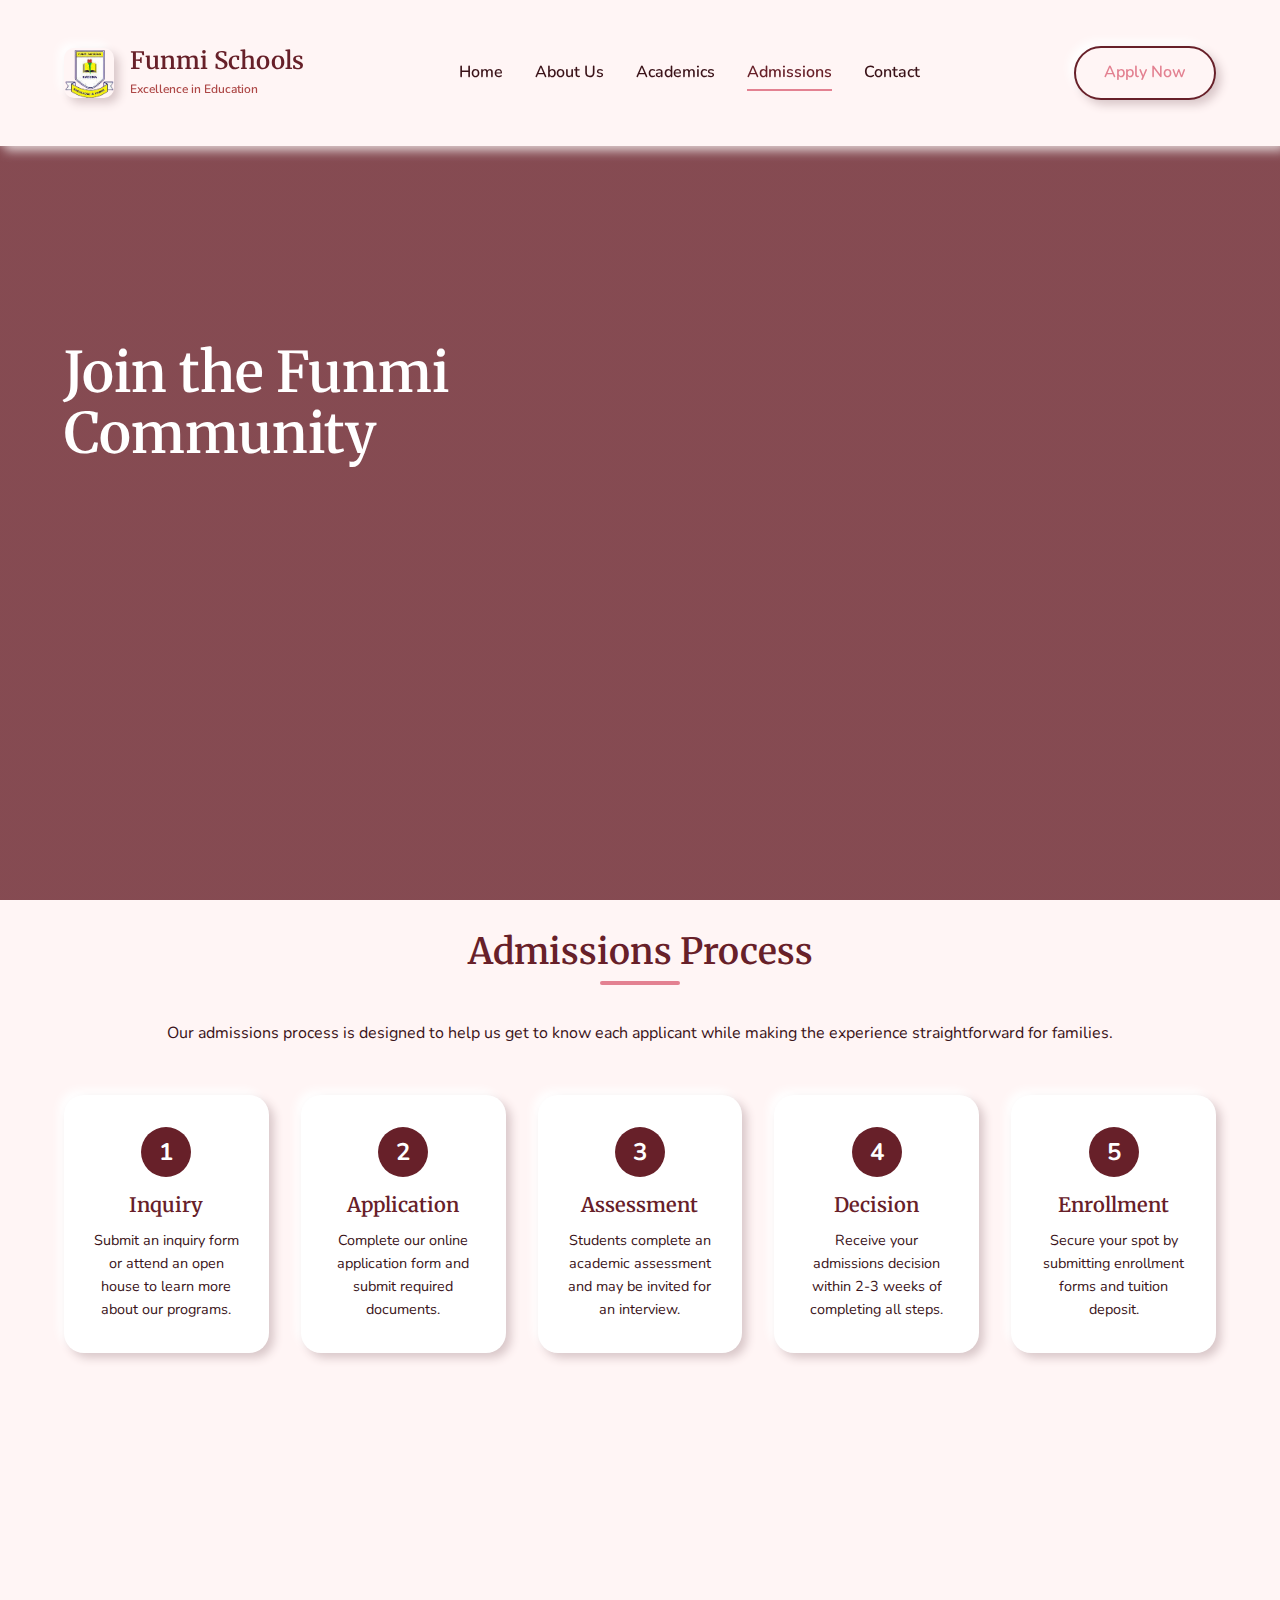
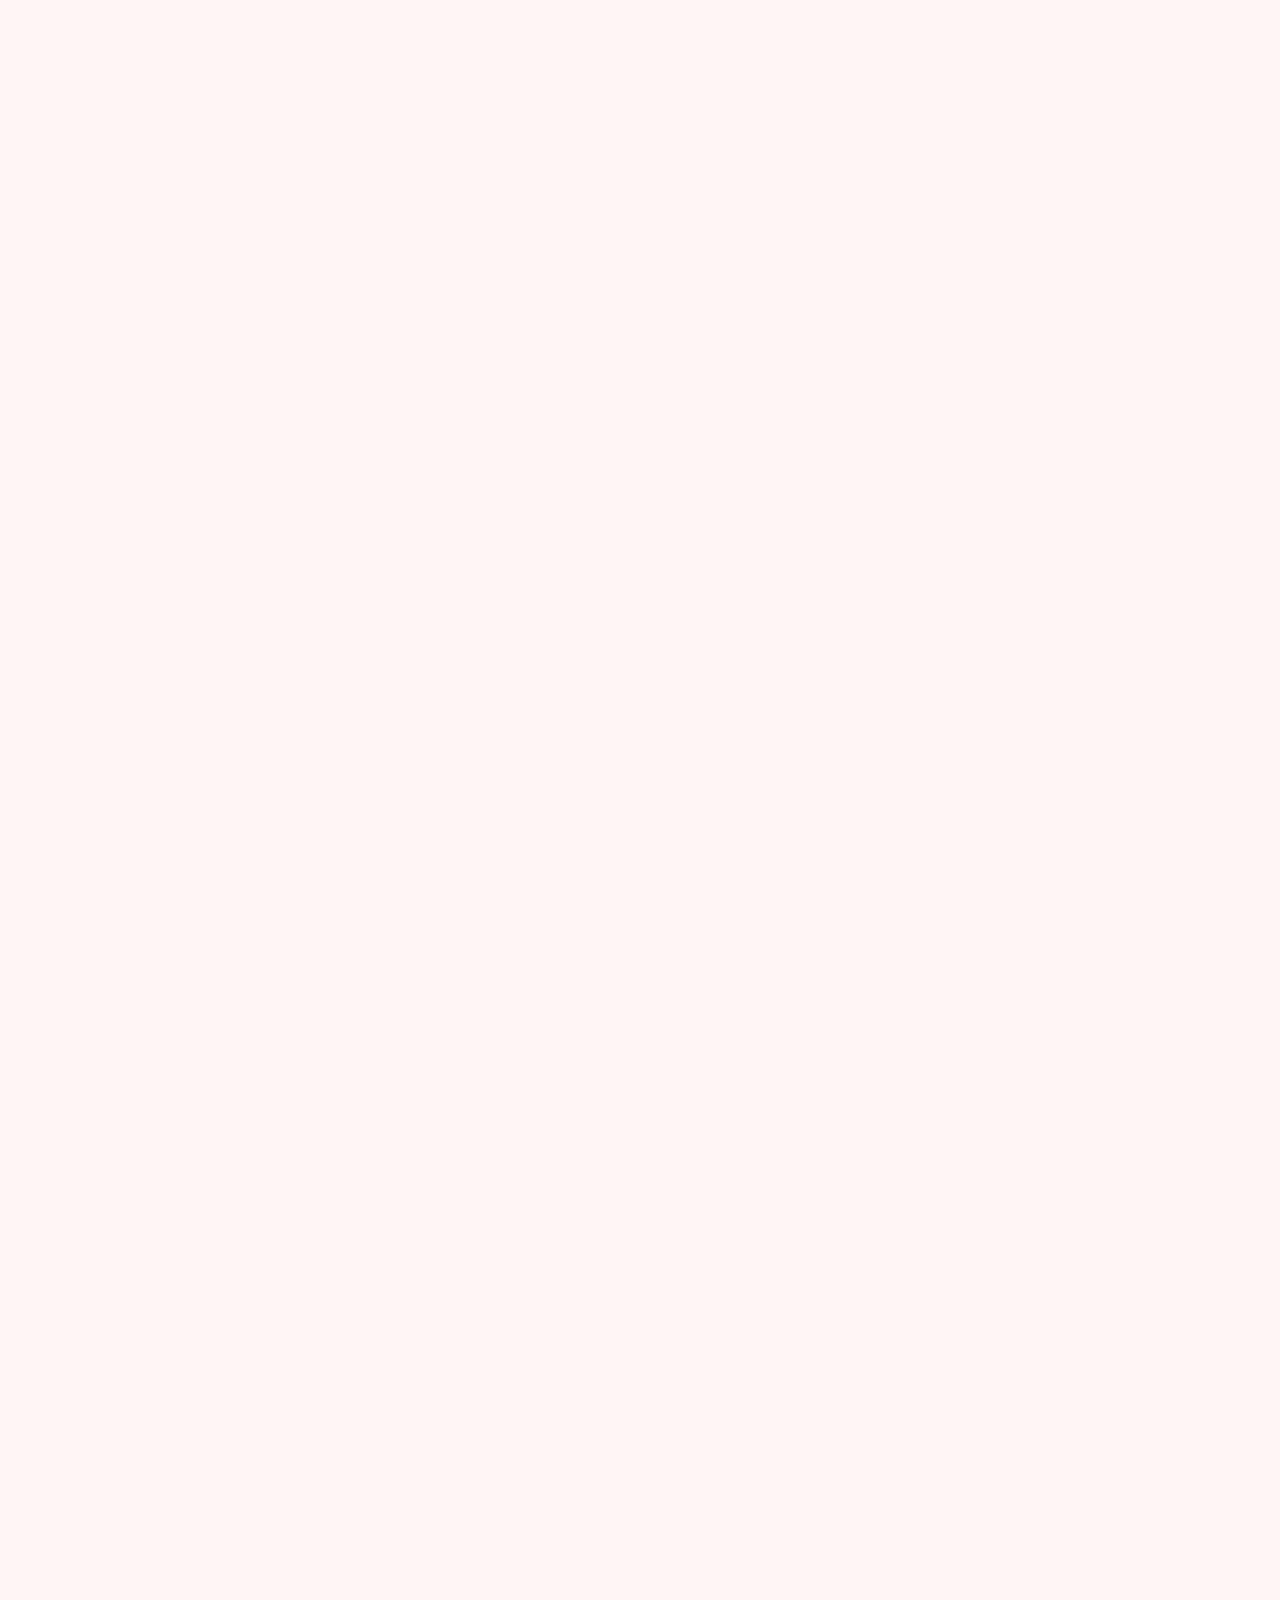
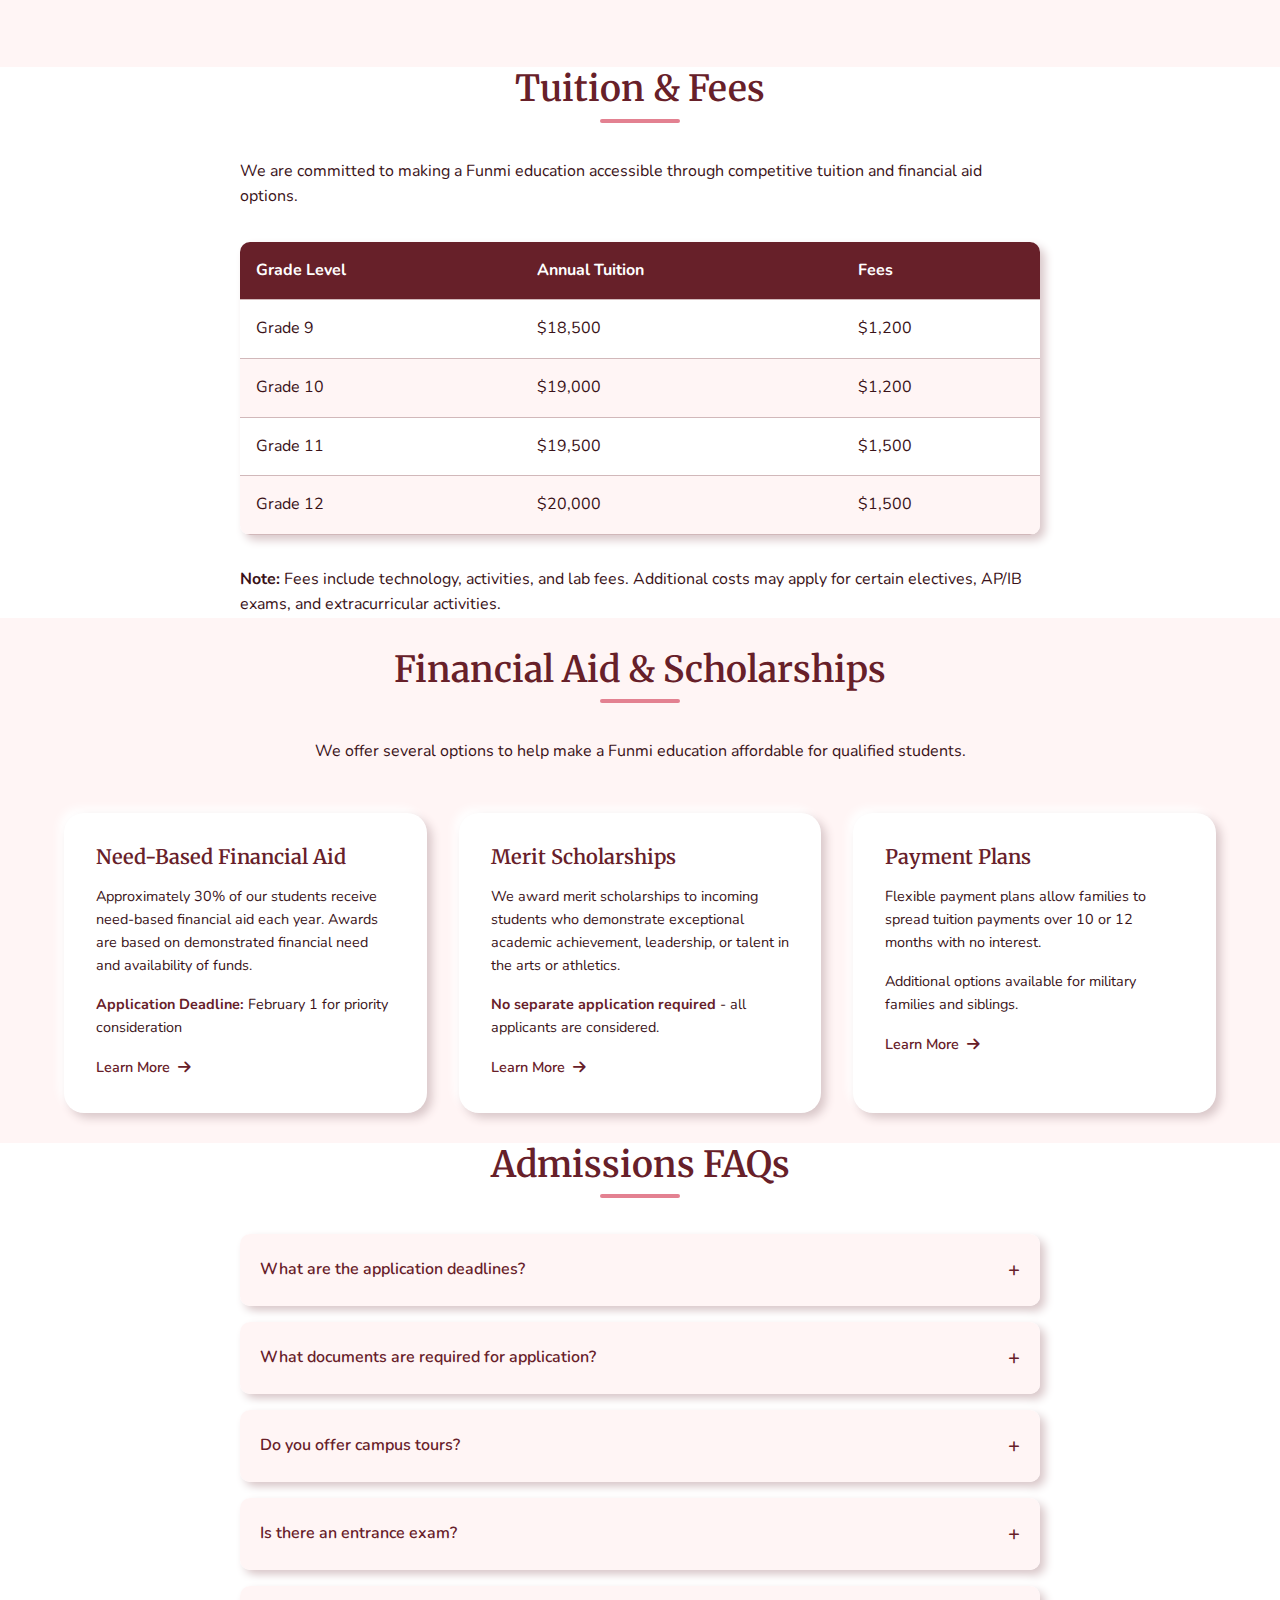
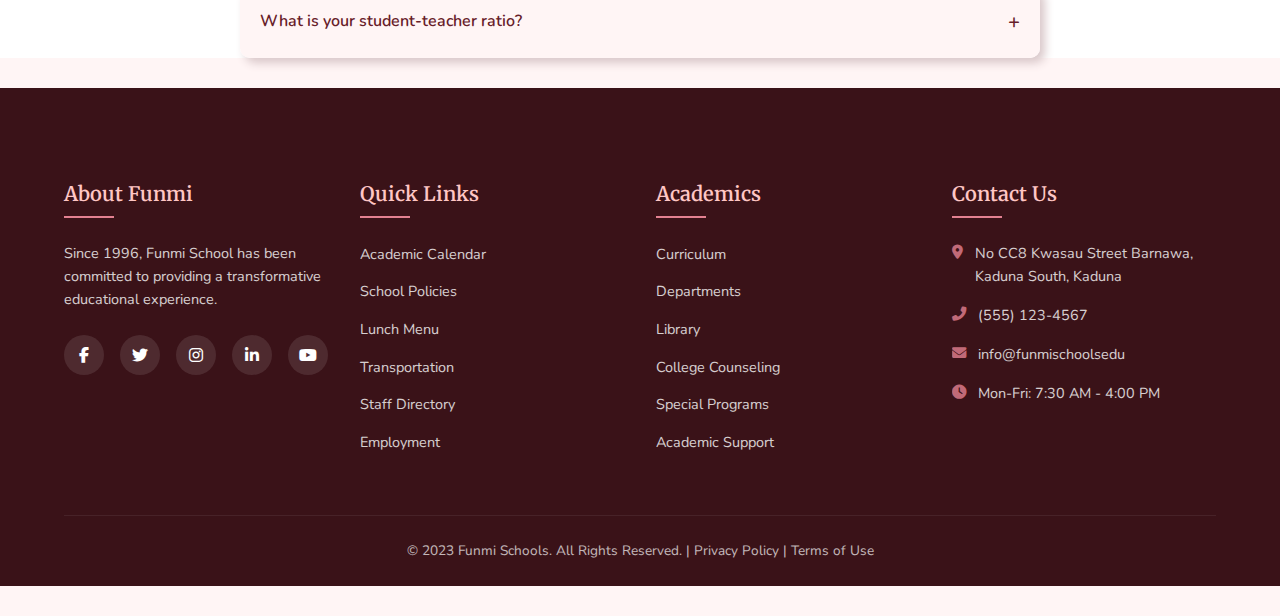
<file: admissions.html>
<!DOCTYPE html>
<html lang="en">
<head>
    <meta charset="UTF-8">
    <meta name="viewport" content="width=device-width, initial-scale=1.0">
    <title>Admissions | Funmi Schools</title>
    <link rel="stylesheet" href="https://cdnjs.cloudflare.com/ajax/libs/font-awesome/6.4.0/css/all.min.css">
    <link href="https://fonts.googleapis.com/css2?family=Nunito:wght@300;400;500;600;700&family=Merriweather:wght@400;500;600;700&display=swap" rel="stylesheet">
    <link rel="stylesheet" href="style.css">
</head>
<body>
    <!-- Header -->
    <header id="header">
        <div class="container">
            <nav class="navbar">
                <div class="logo-container">
                    <img src="freepik_br_6df91bc0-8717-4652-91c4-db32daaf97dc.png" alt="Funmi School Logo" class="logo">
                    <div class="school-name">
                        <h1>Funmi Schools</h1>
                        <p>Excellence in Education</p>
                    </div>
                </div>
                
                <ul class="nav-links">
                    <li><a href="index.html">Home</a></li>
                    <li><a href="about.html">About Us</a></li>
                    <li><a href="academics.html">Academics</a></li>
                    <li><a href="admissions.html"  class="active">Admissions</a></li>
                    <li><a href="contact.html">Contact</a></li>
                </ul>
                
                <div class="nav-cta">
                    <a href="admissions.html#application" class="btn btn-outline">Apply Now</a>
                </div>
                
                <button class="mobile-menu-btn">
                    <i class="fas fa-bars"></i>
                </button>
            </nav>
        </div>
    </header>


    <!-- Admissions Hero Section -->
    <section class="admissions-hero">
        <div class="container">
            <div class="hero-content">
                <h1 class="white">Join the Funmi Community</h1>
                <p class="maroon">Discover how to become part of our vibrant learning community and begin your journey toward academic excellence.</p>
                <div class="hero-btns">
                    <a href="#application" class="btn btn-primary">Apply Now</a>
                    <a href="#process" class="btn btn-outline">Learn About Admissions</a>
                </div>
            </div>
        </div>
    </section>

    <!-- Admissions Process Section -->
    <section class="process-section" id="process">
        <div class="container">
            <h2 class="section-title">Admissions Process</h2>
            <p class="text-center">Our admissions process is designed to help us get to know each applicant while making the experience straightforward for families.</p>
            
            <div class="process-steps">
                <div class="process-step">
                    <div class="step-number">1</div>
                    <h3>Inquiry</h3>
                    <p>Submit an inquiry form or attend an open house to learn more about our programs.</p>
                </div>
                
                <div class="process-step">
                    <div class="step-number">2</div>
                    <h3>Application</h3>
                    <p>Complete our online application form and submit required documents.</p>
                </div>
                
                <div class="process-step">
                    <div class="step-number">3</div>
                    <h3>Assessment</h3>
                    <p>Students complete an academic assessment and may be invited for an interview.</p>
                </div>
                
                <div class="process-step">
                    <div class="step-number">4</div>
                    <h3>Decision</h3>
                    <p>Receive your admissions decision within 2-3 weeks of completing all steps.</p>
                </div>
                
                <div class="process-step">
                    <div class="step-number">5</div>
                    <h3>Enrollment</h3>
                    <p>Secure your spot by submitting enrollment forms and tuition deposit.</p>
                </div>
            </div>
        </div>
    </section>

    
    
         <!-- Application Form Section -->
    <section class="section application" id="application">
        <div class="container">
            <h2 class="section-title">Admission Application</h2>
            <div class="form-container">
                <div class="form-header">
                    <h3 class="forma">Application for Admission - 2025/2026 Academic Year</h3>
                </div>
                
                <div class="form-body">
                    <form id="admissionForm">
                        <div class="form-row">
                            <div class="form-group">
                                <label for="firstName">First Name</label>
                                <input type="text" id="firstName" class="form-control" required>
                            </div>
                            
                            <div class="form-group">
                                <label for="lastName">Last Name</label>
                                <input type="text" id="lastName" class="form-control" required>
                            </div>
                        </div>
                        
                        <div class="form-row">
                            <div class="form-group">
                                <label for="dob">Date of Birth</label>
                                <input type="date" id="dob" class="form-control" required>
                            </div>
                            
                            <div class="form-group">
                                <label for="gender">Gender</label>
                                <select id="gender" class="form-control" required>
                                    <option value="">Select Gender</option>
                                    <option value="male">Male</option>
                                    <option value="female">Female</option>
                                    <option value="other">Other</option>
                                </select>
                            </div>
                        </div>
                        
                        <div class="form-group">
                            <label for="address">Address</label>
                            <input type="text" id="address" class="form-control" required>
                        </div>
                        
                        <div class="form-row">
                            <div class="form-group">
                                <label for="city">City</label>
                                <input type="text" id="city" class="form-control" required>
                            </div>
                            
                            <div class="form-group">
                                <label for="state">State</label>
                                <input type="text" id="state" class="form-control" required>
                            </div>
                            
                            <div class="form-group">
                                <label for="zip">Zip Code</label>
                                <input type="text" id="zip" class="form-control" required>
                            </div>
                        </div>
                        
                        <div class="form-row">
                            <div class="form-group">
                                <label for="email">Email Address</label>
                                <input type="email" id="email" class="form-control" required>
                            </div>
                            
                            <div class="form-group">
                                <label for="phone">Phone Number</label>
                                <input type="tel" id="phone" class="form-control" required>
                            </div>
                        </div>
                        
                        <div class="form-group">
                            <label for="grade">Grade Applying For</label>
                            <select id="grade" class="form-control" required>
                                <option value="">Select Grade</option>
                                <option value="9">Grade 9</option>
                                <option value="10">Grade 10</option>
                                <option value="11">Grade 11</option>
                                <option value="12">Grade 12</option>
                            </select>
                        </div>
                        
                        <div class="form-group">
                            <label>Application Fee Payment Method</label>
                            <div class="payment-methods">
                                <div class="payment-method" data-method="bank">
                                    <i class="fas fa-university"></i>
                                    <p>Bank Transfer</p>
                                </div>
                                
                                <div class="payment-method" data-method="card">
                                    <i class="fas fa-credit-card"></i>
                                    <p>Credit Card</p>
                                </div>
                                
                                <div class="payment-method" data-method="mobile">
                                    <i class="fas fa-mobile-alt"></i>
                                    <p>Mobile Money</p>
                                </div>
                            </div>
                            
                            <div class="bank-details" id="bankDetails">
                                <h4>Bank Transfer Instructions</h4>
                                <div class="bank-info">
                                    <p><strong>Bank Name:</strong> National Commercial Bank</p>
                                    <p><strong>Account Name:</strong> Funmi Schools</p>
                                    <p><strong>Account Number:</strong> 1234567890</p>
                                    <p><strong>Branch Code:</strong> 12345</p>
                                    <p><strong>Reference:</strong> Student's Full Name</p>
                                </div>
                                
                                <div class="form-group">
                                    <label for="paymentProof">Upload Payment Proof</label>
                                    <input type="file" id="paymentProof" class="form-control" accept=".pdf,.jpg,.png" style="display: none;">
                                    <button type="button" class="btn btn-outline" onclick="document.getElementById('paymentProof').click()">Choose File</button>
                                    <div id="fileDisplay" style="margin-top: 10px; display: none;">
                                        <span id="fileName"></span>
                                        <button type="button" id="removeFile" class="btn-icon"><i class="fas fa-times"></i></button>
                                    </div>
                                </div>
                            </div>
                        </div>
                        
                        <div class="form-group">
                            <div class="form-check">
                                <input type="checkbox" id="agreeTerms" class="form-check-input" required>
                                <label for="agreeTerms">I certify that all information provided is accurate and complete.</label>
                            </div>
                        </div>
                        
                        <div class="form-footer">
                            <p class="form-note">Application fee: $50 (non-refundable)</p>
                            <button type="submit" class="btn btn-primary">Submit Application</button>
                        </div>
                    </form>
                </div>
            </div>
        </div>
    </section>

    
    
    
    <!-- Tuition Section -->
    <section class="tuition-section">
        <div class="container">
            <div class="tuition-container">
                <h2 class="section-title">Tuition & Fees</h2>
                <p>We are committed to making a Funmi education accessible through competitive tuition and financial aid options.</p>
                
                <table class="tuition-table">
                    <thead>
                        <tr>
                            <th>Grade Level</th>
                            <th>Annual Tuition</th>
                            <th>Fees</th>
                        </tr>
                    </thead>
                    <tbody>
                        <tr>
                            <td>Grade 9</td>
                            <td>$18,500</td>
                            <td>$1,200</td>
                        </tr>
                        <tr>
                            <td>Grade 10</td>
                            <td>$19,000</td>
                            <td>$1,200</td>
                        </tr>
                        <tr>
                            <td>Grade 11</td>
                            <td>$19,500</td>
                            <td>$1,500</td>
                        </tr>
                        <tr>
                            <td>Grade 12</td>
                            <td>$20,000</td>
                            <td>$1,500</td>
                        </tr>
                    </tbody>
                </table>
                
                <p><strong>Note:</strong> Fees include technology, activities, and lab fees. Additional costs may apply for certain electives, AP/IB exams, and extracurricular activities.</p>
            </div>
        </div>
    </section>

    <!-- Financial Aid Section -->
    <section class="financial-aid-section">
        <div class="container">
            <h2 class="section-title">Financial Aid & Scholarships</h2>
            <p class="text-center">We offer several options to help make a Funmi education affordable for qualified students.</p>
            
            <div class="aid-options">
                <div class="aid-option">
                    <h3>Need-Based Financial Aid</h3>
                    <p>Approximately 30% of our students receive need-based financial aid each year. Awards are based on demonstrated financial need and availability of funds.</p>
                    <p><strong>Application Deadline:</strong> February 1 for priority consideration</p>
                    <a href="#" class="read-more">Learn More <i class="fas fa-arrow-right"></i></a>
                </div>
                
                <div class="aid-option">
                    <h3>Merit Scholarships</h3>
                    <p>We award merit scholarships to incoming students who demonstrate exceptional academic achievement, leadership, or talent in the arts or athletics.</p>
                    <p><strong>No separate application required</strong> - all applicants are considered.</p>
                    <a href="#" class="read-more">Learn More <i class="fas fa-arrow-right"></i></a>
                </div>
                
                <div class="aid-option">
                    <h3>Payment Plans</h3>
                    <p>Flexible payment plans allow families to spread tuition payments over 10 or 12 months with no interest.</p>
                    <p>Additional options available for military families and siblings.</p>
                    <a href="#" class="read-more">Learn More <i class="fas fa-arrow-right"></i></a>
                </div>
            </div>
        </div>
    </section>

    


    <!-- FAQs Section -->
    <section class="faq-section">
        <div class="container">
            <div class="faq-container">
                <h2 class="section-title">Admissions FAQs</h2>
                
                <div class="faq-item">
                    <div class="faq-question">
                        <span>What are the application deadlines?</span>
                        <span class="faq-toggle">+</span>
                    </div>
                    <div class="faq-answer">
                        <p>Our priority application deadline is January 15 for the following academic year. We accept applications on a rolling basis after that date, but availability may be limited. Early applications are encouraged.</p>
                    </div>
                </div>
                
                <div class="faq-item">
                    <div class="faq-question">
                        <span>What documents are required for application?</span>
                        <span class="faq-toggle">+</span>
                    </div>
                    <div class="faq-answer">
                        <p>Required documents include:</p>
                        <ul>
                            <li>Completed application form</li>
                            <li>Official school transcripts from the past two years</li>
                            <li>Two teacher recommendations</li>
                            <li>Standardized test scores (if available)</li>
                            <li>Application fee payment</li>
                        </ul>
                    </div>
                </div>
                
                <div class="faq-item">
                    <div class="faq-question">
                        <span>Do you offer campus tours?</span>
                        <span class="faq-toggle">+</span>
                    </div>
                    <div class="faq-answer">
                        <p>Yes! We offer campus tours Monday through Friday during school hours. You can also attend one of our Open House events throughout the year. Schedule a tour through our admissions office.</p>
                    </div>
                </div>
                
                <div class="faq-item">
                    <div class="faq-question">
                        <span>Is there an entrance exam?</span>
                        <span class="faq-toggle">+</span>
                    </div>
                    <div class="faq-answer">
                        <p>All applicants complete an academic assessment as part of the admissions process. For grades 9-11, this includes math and English sections. The assessment helps us determine appropriate placement and support needs.</p>
                    </div>
                </div>
                
                <div class="faq-item">
                    <div class="faq-question">
                        <span>What is your student-teacher ratio?</span>
                        <span class="faq-toggle">+</span>
                    </div>
                    <div class="faq-answer">
                        <p>Our average student-teacher ratio is 12:1, with most classes having between 15-20 students. This allows for personalized attention and meaningful student-teacher relationships.</p>
                    </div>
                </div>
            </div>
        </div>
    </section>

    <!-- Footer (Same as index.html) -->
    <footer>
        <div class="container">
            <div class="footer-grid">
                <div class="footer-col">
                    <h3>About Funmi</h3>
                    <p>Since 1996, Funmi School has been committed to providing a transformative educational experience.</p>
                    <div class="social-links">
                        <a href="#"><i class="fab fa-facebook-f"></i></a>
                        <a href="#"><i class="fab fa-twitter"></i></a>
                        <a href="#"><i class="fab fa-instagram"></i></a>
                        <a href="#"><i class="fab fa-linkedin-in"></i></a>
                        <a href="#"><i class="fab fa-youtube"></i></a>
                    </div>
                </div>
                
                <div class="footer-col">
                    <h3>Quick Links</h3>
                    <ul class="footer-links">
                        <li><a href="#">Academic Calendar</a></li>
                        <li><a href="#">School Policies</a></li>
                        <li><a href="#">Lunch Menu</a></li>
                        <li><a href="#">Transportation</a></li>
                        <li><a href="#">Staff Directory</a></li>
                        <li><a href="#">Employment</a></li>
                    </ul>
                </div>
                
                <div class="footer-col">
                    <h3>Academics</h3>
                    <ul class="footer-links">
                        <li><a href="#">Curriculum</a></li>
                        <li><a href="#">Departments</a></li>
                        <li><a href="#">Library</a></li>
                        <li><a href="#">College Counseling</a></li>
                        <li><a href="#">Special Programs</a></li>
                        <li><a href="#">Academic Support</a></li>
                    </ul>
                </div>
                
                <div class="footer-col">
                    <h3>Contact Us</h3>
                    <div class="footer-contact">
                        <p><i class="fas fa-map-marker-alt"></i> No CC8 Kwasau Street Barnawa, Kaduna South, Kaduna</p>
                        <p><i class="fas fa-phone-alt"></i> (555) 123-4567</p>
                        <p><i class="fas fa-envelope"></i> info@funmischoolsedu</p>
                        <p><i class="fas fa-clock"></i> Mon-Fri: 7:30 AM - 4:00 PM</p>
                    </div>
                </div>
            </div>
            
            <div class="footer-bottom">
                <p>&copy; 2023 Funmi Schools. All Rights Reserved. | <a href="#">Privacy Policy</a> | <a href="#">Terms of Use</a></p>
            </div>
        </div>
    </footer>

    <script src="script.js"></script>
</body>
</html>
</file>
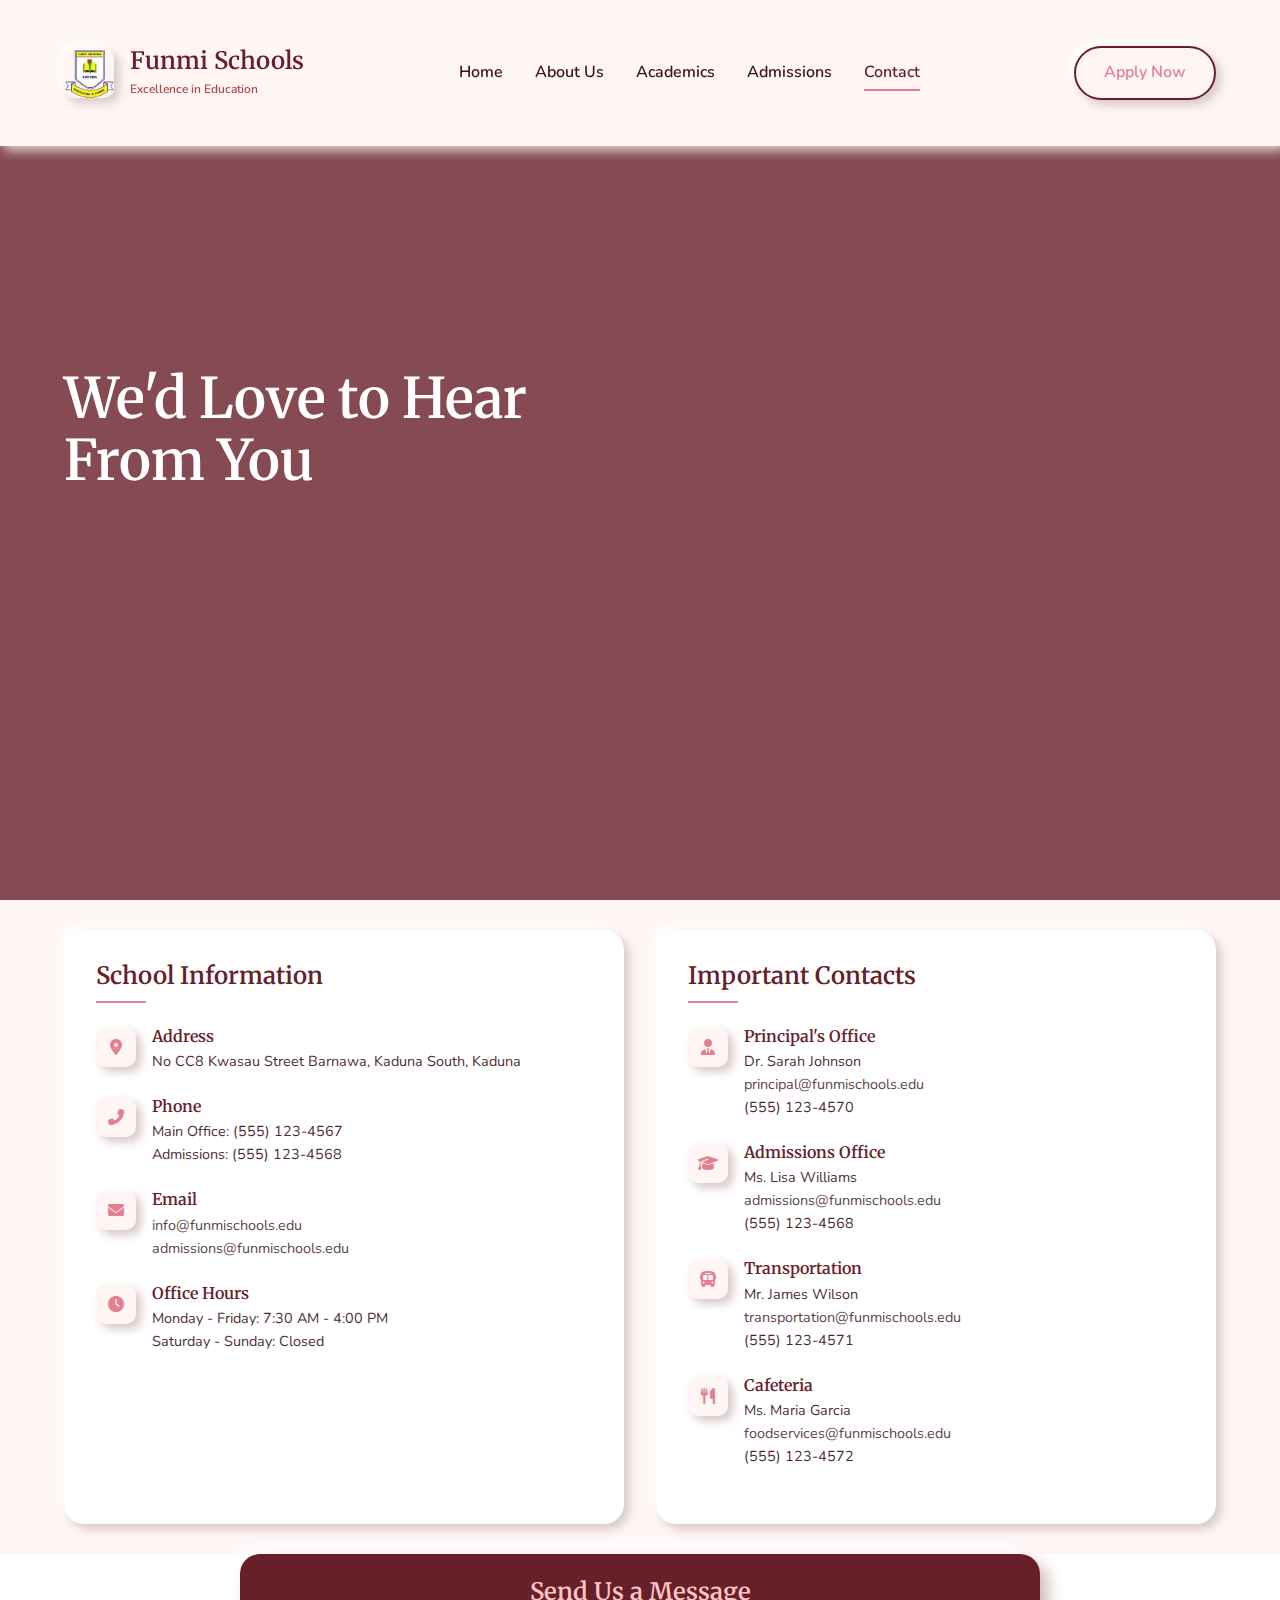
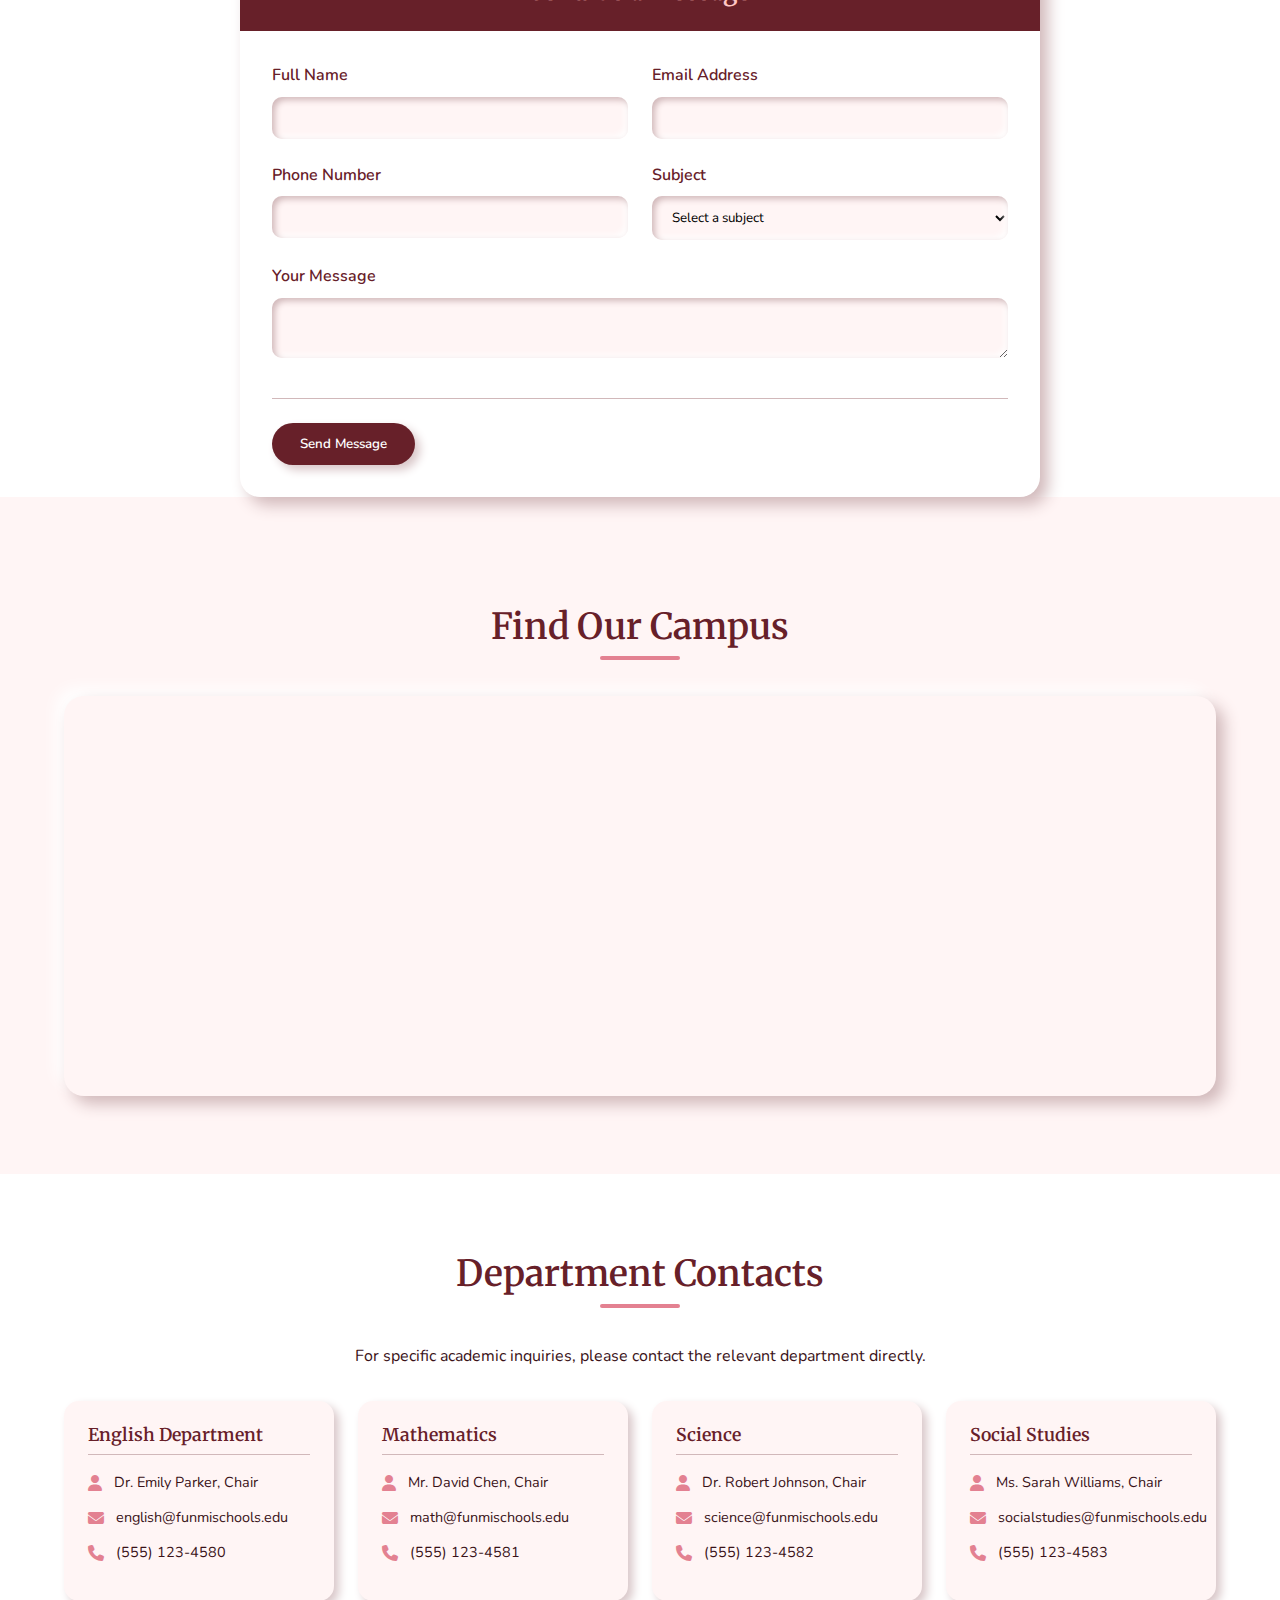
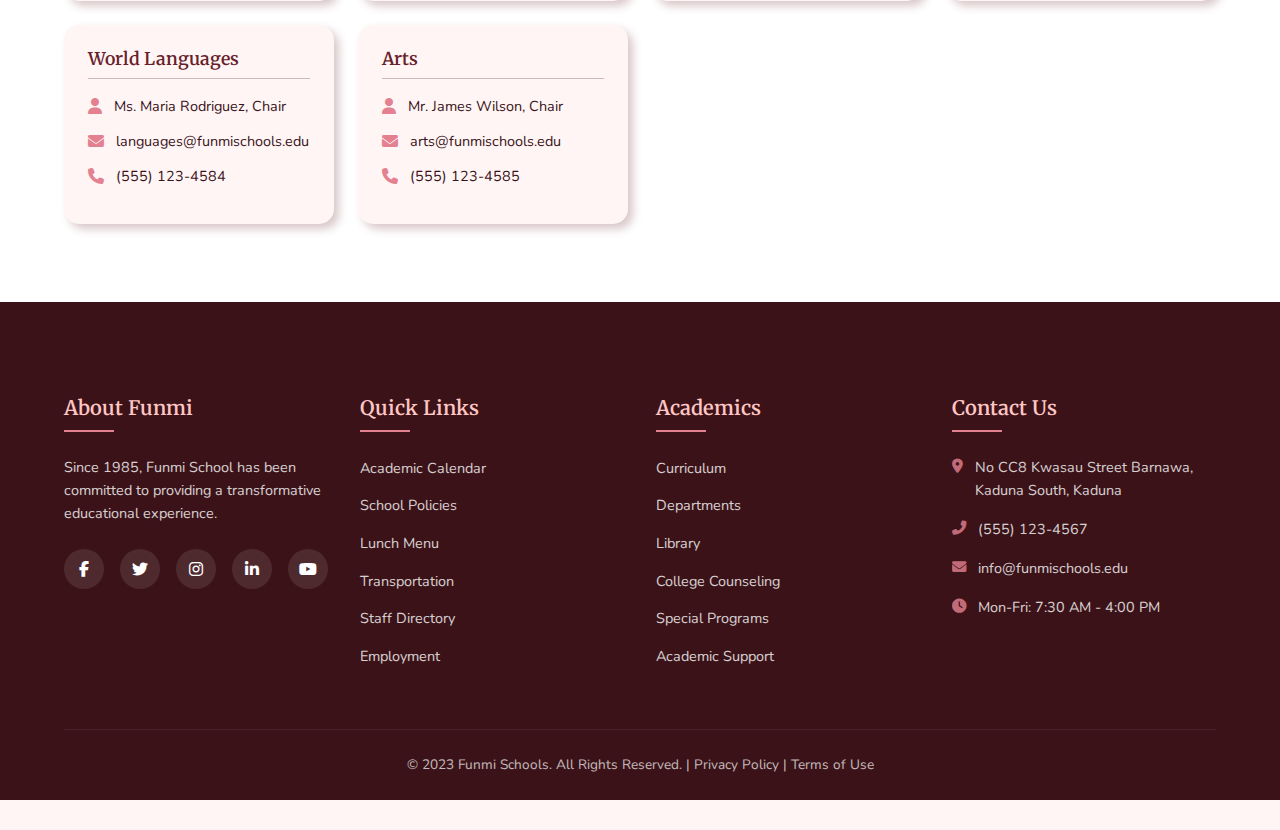
<file: contact.html>
<!DOCTYPE html>
<html lang="en">
<head>
    <meta charset="UTF-8">
    <meta name="viewport" content="width=device-width, initial-scale=1.0">
    <title>Contact Us | Funmi Schools</title>
    <link rel="stylesheet" href="https://cdnjs.cloudflare.com/ajax/libs/font-awesome/6.4.0/css/all.min.css">
    <link href="https://fonts.googleapis.com/css2?family=Nunito:wght@300;400;500;600;700&family=Merriweather:wght@400;500;600;700&display=swap" rel="stylesheet">
    <link rel="stylesheet" href="style.css">
</head>
<body>
    <!-- Header -->
    <header id="header">
        <div class="container">
            <nav class="navbar">
                <div class="logo-container">
                    <img src="freepik_br_6df91bc0-8717-4652-91c4-db32daaf97dc.png" alt="Funmi School Logo" class="logo">
                    <div class="school-name">
                        <h1>Funmi Schools</h1>
                        <p>Excellence in Education</p>
                    </div>
                </div>
                
                <ul class="nav-links">
                    <li><a href="index.html">Home</a></li>
                    <li><a href="about.html">About Us</a></li>
                    <li><a href="academics.html">Academics</a></li>
                    <li><a href="admissions.html">Admissions</a></li>
                    <li><a href="contact.html" class="active">Contact</a></li>
                </ul>
                
                <div class="nav-cta">
                    <a href="admissions.html#application" class="btn btn-outline">Apply Now</a>
                </div>
                
                <button class="mobile-menu-btn">
                    <i class="fas fa-bars"></i>
                </button>
            </nav>
        </div>
    </header>


    <!-- Contact Hero Section -->
    <section class="contact-hero">
        <div class="container">
            <div class="hero-content">
                <h1 class="white">We'd Love to Hear From You</h1>
                <p class="maroon">Whether you have questions about admissions, programs, or just want to learn more about our school, our team is here to help.</p>
            </div>
        </div>
    </section>

    
    <!-- Contact Info Section -->
    <section class="contact-info-section">
        <div class="container">
            <div class="contact-container">
                <div class="contact-details">
                    <h2>School Information</h2>
                    
                    <div class="contact-item">
                        <div class="contact-icon">
                            <i class="fas fa-map-marker-alt"></i>
                        </div>
                        <div class="contact-text">
                            <h3>Address</h3>
                            <p>No CC8 Kwasau Street Barnawa, Kaduna South, Kaduna</p>
                        </div>
                    </div>
                    
                    <div class="contact-item">
                        <div class="contact-icon">
                            <i class="fas fa-phone-alt"></i>
                        </div>
                        <div class="contact-text">
                            <h3>Phone</h3>
                            <p>Main Office: (555) 123-4567</p>
                            <p>Admissions: (555) 123-4568</p>
                        </div>
                    </div>
                    
                    <div class="contact-item">
                        <div class="contact-icon">
                            <i class="fas fa-envelope"></i>
                        </div>
                        <div class="contact-text">
                            <h3>Email</h3>
                            <p><a href="mailto:info@funmischools.edu">info@funmischools.edu</a></p>
                            <p><a href="mailto:admissions@funmischools.edu">admissions@funmischools.edu</a></p>
                        </div>
                    </div>
                    
                    <div class="contact-item">
                        <div class="contact-icon">
                            <i class="fas fa-clock"></i>
                        </div>
                        <div class="contact-text">
                            <h3>Office Hours</h3>
                            <p>Monday - Friday: 7:30 AM - 4:00 PM</p>
                            <p>Saturday - Sunday: Closed</p>
                        </div>
                    </div>
                </div>
                
                <div class="contact-details">
                    <h2>Important Contacts</h2>
                    
                    <div class="contact-item">
                        <div class="contact-icon">
                            <i class="fas fa-user-tie"></i>
                        </div>
                        <div class="contact-text">
                            <h3>Principal's Office</h3>
                            <p>Dr. Sarah Johnson</p>
                            <p><a href="mailto:principal@funmischools.edu">principal@funmischools.edu</a></p>
                            <p>(555) 123-4570</p>
                        </div>
                    </div>
                    
                    <div class="contact-item">
                        <div class="contact-icon">
                            <i class="fas fa-graduation-cap"></i>
                        </div>
                        <div class="contact-text">
                            <h3>Admissions Office</h3>
                            <p>Ms. Lisa Williams</p>
                            <p><a href="mailto:admissions@funmischools.edu">admissions@funmischools.edu</a></p>
                            <p>(555) 123-4568</p>
                        </div>
                    </div>
                    
                    <div class="contact-item">
                        <div class="contact-icon">
                            <i class="fas fa-bus"></i>
                        </div>
                        <div class="contact-text">
                            <h3>Transportation</h3>
                            <p>Mr. James Wilson</p>
                            <p><a href="mailto:transportation@funmischools.edu">transportation@funmischools.edu</a></p>
                            <p>(555) 123-4571</p>
                        </div>
                    </div>
                    
                    <div class="contact-item">
                        <div class="contact-icon">
                            <i class="fas fa-utensils"></i>
                        </div>
                        <div class="contact-text">
                            <h3>Cafeteria</h3>
                            <p>Ms. Maria Garcia</p>
                            <p><a href="mailto:foodservices@funmischools.edu">foodservices@funmischools.edu</a></p>
                            <p>(555) 123-4572</p>
                        </div>
                    </div>
                </div>
            </div>
        </div>
    </section>

    <!-- Contact Form Section -->
    <section class="contact-form-section">
        <div class="container">
            <div class="form-container">
                <div class="form-header">
                    <h3 class="forma">Send Us a Message</h3>
                </div>
                
                <div class="form-body">
                    <form id="contactForm">
                        <div class="form-row">
                            <div class="form-group">
                                <label for="contactName">Full Name</label>
                                <input type="text" id="contactName" class="form-control" required>
                            </div>
                            
                            <div class="form-group">
                                <label for="contactEmail">Email Address</label>
                                <input type="email" id="contactEmail" class="form-control" required>
                            </div>
                        </div>
                        
                        <div class="form-row">
                            <div class="form-group">
                                <label for="contactPhone">Phone Number</label>
                                <input type="tel" id="contactPhone" class="form-control">
                            </div>
                            
                            <div class="form-group">
                                <label for="contactSubject">Subject</label>
                                <select id="contactSubject" class="form-control" required>
                                    <option value="">Select a subject</option>
                                    <option value="admissions">Admissions Inquiry</option>
                                    <option value="academics">Academic Questions</option>
                                    <option value="facilities">Facilities/Scheduling</option>
                                    <option value="feedback">Feedback/Suggestions</option>
                                    <option value="other">Other</option>
                                </select>
                            </div>
                        </div>
                        
                        <div class="form-group">
                            <label for="contactMessage">Your Message</label>
                            <textarea id="contactMessage" class="form-control" required></textarea>
                        </div>
                        
                        <div class="form-footer">
                            <button type="submit" class="btn btn-primary">Send Message</button>
                        </div>
                    </form>
                </div>
            </div>
        </div>
    </section>

    <!-- Map Section -->
    <section class="map-section">
        <div class="container">
            <h2 class="section-title">Find Our Campus</h2>
            <div class="map-container">
                <iframe src="https://www.google.com/maps/embed?pb=!1m18!1m12!1m3!1d3022.215209132866!2d-73.98784492423974!3d40.74844097138938!2m3!1f0!2f0!3f0!3m2!1i1024!2i768!4f13.1!3m3!1m2!1s0x0%3A0x0!2zNDDCsDQ0JzU0LjQiTiA3M8KwNTknMTAuNyJX!5e0!3m2!1sen!2sus!4v1623252345678!5m2!1sen!2sus" allowfullscreen="" loading="lazy"></iframe>
            </div>
        </div>
    </section>

    <!-- Department Contacts Section -->
    <section class="departments-contact">
        <div class="container">
            <h2 class="section-title">Department Contacts</h2>
            <p class="text-center">For specific academic inquiries, please contact the relevant department directly.</p>
            
            <div class="departments-grid">
                <div class="department-contact-card">
                    <h3>English Department</h3>
                    <div class="department-contact">
                        <i class="fas fa-user"></i>
                        <p>Dr. Emily Parker, Chair</p>
                    </div>
                    <div class="department-contact">
                        <i class="fas fa-envelope"></i>
                        <p>english@funmischools.edu</p>
                    </div>
                    <div class="department-contact">
                        <i class="fas fa-phone"></i>
                        <p>(555) 123-4580</p>
                    </div>
                </div>
                
                <div class="department-contact-card">
                    <h3>Mathematics</h3>
                    <div class="department-contact">
                        <i class="fas fa-user"></i>
                        <p>Mr. David Chen, Chair</p>
                    </div>
                    <div class="department-contact">
                        <i class="fas fa-envelope"></i>
                        <p>math@funmischools.edu</p>
                    </div>
                    <div class="department-contact">
                        <i class="fas fa-phone"></i>
                        <p>(555) 123-4581</p>
                    </div>
                </div>
                
                <div class="department-contact-card">
                    <h3>Science</h3>
                    <div class="department-contact">
                        <i class="fas fa-user"></i>
                        <p>Dr. Robert Johnson, Chair</p>
                    </div>
                    <div class="department-contact">
                        <i class="fas fa-envelope"></i>
                        <p>science@funmischools.edu</p>
                    </div>
                    <div class="department-contact">
                        <i class="fas fa-phone"></i>
                        <p>(555) 123-4582</p>
                    </div>
                </div>
                
                <div class="department-contact-card">
                    <h3>Social Studies</h3>
                    <div class="department-contact">
                        <i class="fas fa-user"></i>
                        <p>Ms. Sarah Williams, Chair</p>
                    </div>
                    <div class="department-contact">
                        <i class="fas fa-envelope"></i>
                        <p>socialstudies@funmischools.edu</p>
                    </div>
                    <div class="department-contact">
                        <i class="fas fa-phone"></i>
                        <p>(555) 123-4583</p>
                    </div>
                </div>
                
                <div class="department-contact-card">
                    <h3>World Languages</h3>
                    <div class="department-contact">
                        <i class="fas fa-user"></i>
                        <p>Ms. Maria Rodriguez, Chair</p>
                    </div>
                    <div class="department-contact">
                        <i class="fas fa-envelope"></i>
                        <p>languages@funmischools.edu</p>
                    </div>
                    <div class="department-contact">
                        <i class="fas fa-phone"></i>
                        <p>(555) 123-4584</p>
                    </div>
                </div>
                
                <div class="department-contact-card">
                    <h3>Arts</h3>
                    <div class="department-contact">
                        <i class="fas fa-user"></i>
                        <p>Mr. James Wilson, Chair</p>
                    </div>
                    <div class="department-contact">
                        <i class="fas fa-envelope"></i>
                        <p>arts@funmischools.edu</p>
                    </div>
                    <div class="department-contact">
                        <i class="fas fa-phone"></i>
                        <p>(555) 123-4585</p>
                    </div>
                </div>
            </div>
        </div>
    </section>

    <!-- Footer -->
    <footer>
        <div class="container">
            <div class="footer-grid">
                <div class="footer-col">
                    <h3>About Funmi</h3>
                    <p>Since 1985, Funmi School has been committed to providing a transformative educational experience.</p>
                    <div class="social-links">
                        <a href="#"><i class="fab fa-facebook-f"></i></a>
                        <a href="#"><i class="fab fa-twitter"></i></a>
                        <a href="#"><i class="fab fa-instagram"></i></a>
                        <a href="#"><i class="fab fa-linkedin-in"></i></a>
                        <a href="#"><i class="fab fa-youtube"></i></a>
                    </div>
                </div>
                
                <div class="footer-col">
                    <h3>Quick Links</h3>
                    <ul class="footer-links">
                        <li><a href="#">Academic Calendar</a></li>
                        <li><a href="#">School Policies</a></li>
                        <li><a href="#">Lunch Menu</a></li>
                        <li><a href="#">Transportation</a></li>
                        <li><a href="#">Staff Directory</a></li>
                        <li><a href="#">Employment</a></li>
                    </ul>
                </div>
                
                <div class="footer-col">
                    <h3>Academics</h3>
                    <ul class="footer-links">
                        <li><a href="#">Curriculum</a></li>
                        <li><a href="#">Departments</a></li>
                        <li><a href="#">Library</a></li>
                        <li><a href="#">College Counseling</a></li>
                        <li><a href="#">Special Programs</a></li>
                        <li><a href="#">Academic Support</a></li>
                    </ul>
                </div>
                
                <div class="footer-col">
                    <h3>Contact Us</h3>
                    <div class="footer-contact">
                        <p><i class="fas fa-map-marker-alt"></i> No CC8 Kwasau Street Barnawa, Kaduna South, Kaduna</p>
                        <p><i class="fas fa-phone-alt"></i> (555) 123-4567</p>
                        <p><i class="fas fa-envelope"></i> info@funmischools.edu</p>
                        <p><i class="fas fa-clock"></i> Mon-Fri: 7:30 AM - 4:00 PM</p>
                    </div>
                </div>
            </div>
            
            <div class="footer-bottom">
                <p>&copy; 2023 Funmi Schools. All Rights Reserved. | <a href="#">Privacy Policy</a> | <a href="#">Terms of Use</a></p>
            </div>
        </div>
    </footer>
    <script src="script.js"></script>
</body>
</html>
</file>
<file: style.css>
/* Modern Color Scheme with Neumorphism */
:root {
    --primary: #672029;
    --secondary: #AD4746;
    --accent: #E38191;
    --light-accent: #FFC6C4;
    --dark: #3A1218;
    --light: #FFF5F5;
    --white: #ffffff;
    --gray: #D1B8BA;
    --light-gray: #F8E8E8;
    --success: #4CAF50;
    --error: #F44336;
    --shadow-sm: 5px 5px 10px #d9c7c9, -5px -5px 10px #ffffff;
    --shadow-md: 8px 8px 16px #d1b8ba, -8px -8px 16px #ffffff;
    --shadow-lg: 10px 10px 20px #c9afb2, -10px -10px 20px #ffffff;
    --inset-shadow: inset 3px 3px 6px #d1b8ba, inset -3px -3px 6px #ffffff;
    --transition: all 0.3s ease;
}

/* Base Styles */
* {
    margin: 0;
    padding: 0;
    box-sizing: border-box;
}

html {
    scroll-behavior: smooth;
}

body {
    font-family: 'Nunito', sans-serif;
    line-height: 1.6;
    color: var(--dark);
    background-color: var(--light);
    overflow-x: hidden;
}

h1, h2, h3, h4 {
    font-family: 'Merriweather', serif;
    font-weight: 600;
    line-height: 1.2;
    color: var(--primary);
}

a {
    text-decoration: none;
    color: inherit;
    transition: var(--transition);
}

img {
    max-width: 100%;
    height: auto;
    transition: var(--transition);
}

.container {
    width: 100%;
    max-width: 1200px;
    margin: 30px auto;
    padding: 0 1.5rem;
}

.forma{
    color: var(--light-accent);
}

.section {
    padding: 5rem 0;
    opacity: 0;
    transform: translateY(20px);
    transition: opacity 0.6s ease-out, transform 0.6s ease-out;
}

.section.visible {
    opacity: 1;
    transform: translateY(0);
}

.section-title {
    text-align: center;
    margin-bottom: 3rem;
    position: relative;
    font-size: 2.25rem;
    color: var(--primary);
    animation: fadeIn 1s ease-in-out;
}

.section-title::after {
    content: '';
    position: absolute;
    bottom: -0.75rem;
    left: 50%;
    transform: translateX(-50%);
    width: 80px;
    height: 4px;
    background: var(--accent);
    border-radius: 2px;
}

.btn {
    display: inline-block;
    padding: 0.75rem 1.75rem;
    border-radius: 50px;
    font-weight: 600;
    text-align: center;
    transition: var(--transition);
    border: none;
    cursor: pointer;
    font-family: 'Nunito', sans-serif;
    box-shadow: var(--shadow-sm);
    position: relative;
    overflow: hidden;
}

.btn::after {
    content: '';
    position: absolute;
    top: 50%;
    left: 50%;
    width: 5px;
    height: 5px;
    background: rgba(255, 255, 255, 0.5);
    opacity: 0;
    border-radius: 100%;
    transform: scale(1, 1) translate(-50%);
    transform-origin: 50% 50%;
}

.btn:focus:not(:active)::after {
    animation: ripple 1s ease-out;
}

.btn:hover {
    transform: translateY(-3px);
    box-shadow: var(--shadow-md);
}

.btn:active {
    transform: translateY(1px);
    box-shadow: var(--shadow-sm);
}

.btn-primary {
    background: var(--primary);
    color: var(--white);
}

.btn-primary:hover {
    background: var(--secondary);
    color: var(--white);
}

.btn-outline {
    background: transparent;
    color: var(--accent);
    border: 2px solid var(--primary);
}

.btn-outline:hover {
    background: var(--primary);
    color: var(--white);
}

.btn-icon {
    background: transparent;
    border: none;
    color: var(--secondary);
    cursor: pointer;
    font-size: 1rem;
    margin-left: 0.5rem;
    transition: var(--transition);
}

.btn-icon:hover {
    color: var(--primary);
    transform: scale(1.1);
}

.text-center {
    text-align: center;
}

/* Animations */
@keyframes fadeIn {
    from { opacity: 0; }
    to { opacity: 1; }
}

@keyframes slideIn {
    from { transform: translateY(20px); opacity: 0; }
    to { transform: translateY(0); opacity: 1; }
}

@keyframes ripple {
    0% {
        transform: scale(0, 0);
        opacity: 1;
    }
    20% {
        transform: scale(25, 25);
        opacity: 1;
    }
    100% {
        opacity: 0;
        transform: scale(40, 40);
    }
}

/* Header Styles */
header {
    position: fixed;
    top: 0;
    left: 0;
    width: 100%;
    z-index: 1000;
    background: var(--light);
    box-shadow: var(--shadow-sm);
    transition: var(--transition);
}

.header-scrolled {
    background: var(--light);
    box-shadow: var(--shadow-md);
    padding: 0.5rem 0;
}

.navbar {
    display: flex;
    justify-content: space-between;
    align-items: center;
    padding: 1rem 0;
}

.logo-container {
    display: flex;
    align-items: center;
    gap: 1rem;
}

.logo {
    height: 50px;
    width: auto;
    border-radius: 10px;
    box-shadow: var(--shadow-sm);
}

.school-name h1 {
    font-size: 1.5rem;
    color: var(--primary);
    margin-bottom: 0.25rem;
    font-family: 'Merriweather', serif;
}

.school-name p {
    font-size: 0.75rem;
    color: var(--secondary);
    font-weight: 600;
    font-family: 'Nunito', sans-serif;
}

.nav-links {
    display: flex;
    gap: 2rem;
    list-style: none;
}

.nav-links a {
    font-weight: 600;
    color: var(--dark);
    position: relative;
    padding: 0.5rem 0;
    transition: var(--transition);
    font-family: 'Nunito', sans-serif;
}

.nav-links a::after {
    content: '';
    position: absolute;
    bottom: 0;
    left: 0;
    width: 0;
    height: 2px;
    background: var(--accent);
    transition: var(--transition);
}

.nav-links a:hover::after,
.nav-links a.active::after {
    width: 100%;
}

.nav-links a:hover,
.nav-links a.active {
    color: var(--primary);
}

.nav-cta {
    display: flex;
    gap: 1rem;
}

.mobile-menu-btn {
    display: none;
    background: none;
    border: none;
    font-size: 1.5rem;
    color: var(--primary);
    cursor: pointer;
    background: var(--light);
    padding: 0.5rem;
    border-radius: 8px;
    box-shadow: var(--shadow-sm);
    transition: var(--transition);
}

.mobile-menu-btn:hover {
    color: var(--secondary);
}

/* Hero Sections */
.hero, .contact-hero, .admissions-hero, .about-hero, .academics-hero {
    height: 100vh;
    min-height: 700px;
    display: flex;
    align-items: center;
    background: linear-gradient(rgba(103, 32, 41, 0.8), rgba(103, 32, 41, 0.8)), url('https://images.unsplash.com/photo-1544717305-2782549b5136?ixlib=rb-4.0.3&ixid=M3wxMjA3fDB8MHxwaG90by1wYWdlfHx8fGVufDB8fHx8fA%3D%3D&auto=format&fit=crop&w=1470&q=80') no-repeat center center/cover;
    color: var(--white);
    padding-top: 80px;
    animation: fadeIn 1s ease-in-out;
}

.contact-hero {
    background: linear-gradient(rgba(103, 32, 41, 0.8), rgba(103, 32, 41, 0.8)), url('https://images.unsplash.com/photo-1523050854058-8df90110c9f1?ixlib=rb-4.0.3&ixid=M3wxMjA3fDB8MHxwaG90by1wYWdlfHx8fGVufDB8fHx8fA%3D%3D&auto=format&fit=crop&w=1470&q=80') no-repeat center center/cover;
}

.admissions-hero {
    background: linear-gradient(rgba(103, 32, 41, 0.8), rgba(103, 32, 41, 0.8)), url('https://images.unsplash.com/photo-1523050854058-8df90110c9f1?ixlib=rb-4.0.3&ixid=M3wxMjA3fDB8MHxwaG90by1wYWdlfHx8fGVufDB8fHx8fA%3D%3D&auto=format&fit=crop&w=1470&q=80') no-repeat center center/cover;
}

.about-hero {
    background: linear-gradient(rgba(103, 32, 41, 0.8), rgba(103, 32, 41, 0.8)), url('https://images.unsplash.com/photo-1523240795612-9a054b0db644?ixlib=rb-4.0.3&ixid=M3wxMjA3fDB8MHxwaG90by1wYWdlfHx8fGVufDB8fHx8fA%3D%3D&auto=format&fit=crop&w=1470&q=80') no-repeat center center/cover;
}

.academics-hero {
    background: linear-gradient(rgba(103, 32, 41, 0.8), rgba(103, 32, 41, 0.8)), url('https://images.unsplash.com/photo-1434030216411-0b793f4b4173?ixlib=rb-4.0.3&ixid=M3wxMjA3fDB8MHxwaG90by1wYWdlfHx8fGVufDB8fHx8fA%3D%3D&auto=format&fit=crop&w=1470&q=80') no-repeat center center/cover;
}

.hero-content {
    max-width: 600px;
}

.hero h1 {
    font-size: 3.5rem;
    margin-bottom: 1.5rem;
    line-height: 1.1;
    color: var(--white);
    animation: slideIn 1s ease-in-out;
}

.hero p {
    font-size: 1.25rem;
    margin-bottom: 2rem;
    opacity: 0.9;
    color: var(--light-accent);
    animation: slideIn 1s ease-in-out 0.2s forwards;
    opacity: 0;
}


.white {
    font-size: 3.5rem;
    margin-bottom: 1.5rem;
    line-height: 1.1;
    color: var(--white);
    animation: slideIn 1s ease-in-out;
}

.maroon {
    font-size: 1.25rem;
    margin-bottom: 2rem;
    opacity: 0.9;
    color: var(--light-accent);
    animation: slideIn 1s ease-in-out 0.2s forwards;
    opacity: 0;
}




.hero-btns {
    display: flex;
    gap: 1rem;
    animation: slideIn 1s ease-in-out 0.4s forwards;
    opacity: 0;
}

/* Features Section */
.features {
    background: var(--light);
}

.features-grid {
    display: grid;
    grid-template-columns: repeat(auto-fit, minmax(300px, 1fr));
    gap: 2rem;
}

.feature-card {
    background: var(--white);
    padding: 2rem;
    border-radius: 20px;
    text-align: center;
    box-shadow: var(--shadow-sm);
    transition: var(--transition);
}

.feature-card:hover {
    transform: translateY(-10px);
    box-shadow: var(--shadow-lg);
}

.feature-icon {
    width: 70px;
    height: 70px;
    background: var(--light);
    display: flex;
    align-items: center;
    justify-content: center;
    margin: 0 auto 1.5rem;
    border-radius: 20px;
    font-size: 2rem;
    color: var(--accent);
    box-shadow: var(--shadow-sm);
    transition: var(--transition);
}

.feature-card:hover .feature-icon {
    transform: rotateY(180deg);
    background: var(--primary);
    color: var(--white);
}

.feature-card h3 {
    font-size: 1.5rem;
    margin-bottom: 1rem;
    color: var(--primary);
}

/* Announcements Section */
.announcements-container {
    display: grid;
    grid-template-columns: repeat(auto-fit, minmax(300px, 1fr));
    gap: 2rem;
}

.announcement-card {
    background: var(--white);
    border-radius: 20px;
    overflow: hidden;
    box-shadow: var(--shadow-sm);
    transition: var(--transition);
}

.announcement-card:hover {
    transform: translateY(-5px);
    box-shadow: var(--shadow-md);
}

.announcement-img {
    height: 200px;
    overflow: hidden;
}

.announcement-img img {
    width: 100%;
    height: 100%;
    object-fit: cover;
    transition: var(--transition);
}

.announcement-card:hover .announcement-img img {
    transform: scale(1.05);
}

.announcement-content {
    padding: 1.5rem;
}

.announcement-date {
    display: inline-block;
    background: var(--accent);
    color: var(--white);
    padding: 0.25rem 0.75rem;
    border-radius: 50px;
    font-size: 0.75rem;
    font-weight: 600;
    margin-bottom: 0.75rem;
}

.announcement-card h3 {
    font-size: 1.25rem;
    margin-bottom: 0.75rem;
    color: var(--primary);
}

.announcement-card p {
    margin-bottom: 1rem;
    color: var(--dark);
    font-size: 0.9rem;
}

.read-more {
    display: inline-flex;
    align-items: center;
    gap: 0.5rem;
    color: var(--primary);
    font-weight: 600;
    font-size: 0.9rem;
    transition: var(--transition);
}

.read-more:hover {
    color: var(--secondary);
    gap: 0.75rem;
}

/* Stats Section */
.stats {
    background: linear-gradient(rgba(103, 32, 41, 0.9), rgba(103, 32, 41, 0.9)), url('https://images.unsplash.com/photo-1434030216411-0b793f4b4173?ixlib=rb-4.0.3&ixid=M3wxMjA3fDB8MHxwaG90by1wYWdlfHx8fGVufDB8fHx8fA%3D%3D&auto=format&fit=crop&w=1470&q=80') no-repeat center center/cover;
    color: var(--white);
    text-align: center;
}

.stats-grid {
    display: grid;
    grid-template-columns: repeat(auto-fit, minmax(200px, 1fr));
    gap: 2rem;
}

.stat-item {
    background: rgba(255, 255, 255, 0.1);
    padding: 2rem 1rem;
    border-radius: 20px;
    backdrop-filter: blur(5px);
    box-shadow: var(--shadow-sm);
    transition: var(--transition);
}

.stat-item:hover {
    transform: translateY(-5px);
    background: rgba(255, 255, 255, 0.2);
}

.stat-item h3 {
    font-size: 3rem;
    margin-bottom: 0.5rem;
    color: var(--light-accent);
}

.stat-item p {
    font-size: 1.1rem;
    font-weight: 600;
    opacity: 0.9;
}

/* Application Form Section */
.application {
    background: var(--light);
}

.form-container {
    max-width: 800px;
    margin: 0 auto;
    background: var(--white);
    border-radius: 20px;
    box-shadow: var(--shadow-md);
    overflow: hidden;
    transition: var(--transition);
}

.form-container:hover {
    box-shadow: var(--shadow-lg);
}

.form-header {
    background: var(--primary);
    color: var(--white);
    padding: 1.5rem;
    text-align: center;
}

.form-header h3 {
    font-size: 1.5rem;
}

.form-body {
    padding: 2rem;
}

.form-group {
    margin-bottom: 1.5rem;
}

.form-group label {
    display: block;
    margin-bottom: 0.5rem;
    font-weight: 600;
    color: var(--primary);
    font-family: 'Nunito', sans-serif;
}

.form-control {
    width: 100%;
    padding: 0.75rem 1rem;
    border: none;
    border-radius: 10px;
    font-family: 'Nunito', sans-serif;
    transition: var(--transition);
    background: var(--light);
    box-shadow: var(--inset-shadow);
}

.form-control:focus {
    outline: none;
    box-shadow: inset 3px 3px 6px #d1b8ba, inset -3px -3px 6px #ffffff, 0 0 0 3px rgba(227, 129, 145, 0.3);
}

.form-row {
    display: grid;
    grid-template-columns: repeat(auto-fit, minmax(250px, 1fr));
    gap: 1.5rem;
}

.payment-methods {
    display: grid;
    grid-template-columns: repeat(auto-fit, minmax(150px, 1fr));
    gap: 1rem;
    margin: 1.5rem 0;
}

.payment-method {
    border: 1px solid var(--gray);
    border-radius: 10px;
    padding: 1rem;
    text-align: center;
    cursor: pointer;
    transition: var(--transition);
    background: var(--white);
    box-shadow: var(--shadow-sm);
}

.payment-method:hover {
    border-color: var(--primary);
    box-shadow: var(--shadow-md);
}

.payment-method.active {
    border-color: var(--primary);
    background: var(--light);
    box-shadow: var(--inset-shadow);
}

.payment-method i {
    font-size: 2rem;
    color: var(--primary);
    margin-bottom: 0.5rem;
    transition: var(--transition);
}

.payment-method:hover i {
    transform: scale(1.1);
}

.payment-method p {
    font-size: 0.9rem;
    font-weight: 600;
}

.bank-details {
    display: none;
    background: var(--light);
    padding: 1.5rem;
    border-radius: 10px;
    margin-top: 1rem;
    box-shadow: var(--inset-shadow);
    animation: fadeIn 0.5s ease-out;
}

.bank-details.active {
    display: block;
}

.bank-details h4 {
    margin-bottom: 1rem;
    color: var(--primary);
}

.bank-info {
    margin-bottom: 1rem;
}

.bank-info p {
    margin-bottom: 0.5rem;
    font-size: 0.9rem;
}

.form-check {
    display: flex;
    align-items: center;
    gap: 0.5rem;
}

.form-check-input {
    width: 18px;
    height: 18px;
    accent-color: var(--primary);
    cursor: pointer;
}

.form-footer {
    display: flex;
    justify-content: space-between;
    align-items: center;
    margin-top: 2rem;
    padding-top: 1.5rem;
    border-top: 1px solid var(--gray);
}

.form-note {
    font-size: 0.85rem;
    color: var(--secondary);
    font-weight: 500;
}

/* Events Section */
.events-container {
    display: grid;
    grid-template-columns: repeat(auto-fit, minmax(300px, 1fr));
    gap: 2rem;
}

.event-card {
    display: flex;
    background: var(--white);
    border-radius: 20px;
    overflow: hidden;
    box-shadow: var(--shadow-sm);
    transition: var(--transition);
}

.event-card:hover {
    transform: translateY(-5px);
    box-shadow: var(--shadow-md);
}

.event-date {
    display: flex;
    flex-direction: column;
    justify-content: center;
    align-items: center;
    min-width: 80px;
    background: var(--primary);
    color: var(--white);
    padding: 1rem;
    transition: var(--transition);
}

.event-card:hover .event-date {
    background: var(--secondary);
}

.event-day {
    font-size: 2rem;
    font-weight: 700;
    line-height: 1;
}

.event-month {
    font-size: 0.9rem;
    text-transform: uppercase;
    letter-spacing: 1px;
}

.event-details {
    padding: 1.5rem;
    flex: 1;
}

.event-details h3 {
    font-size: 1.25rem;
    margin-bottom: 0.5rem;
    color: var(--primary);
}

.event-time {
    display: flex;
    align-items: center;
    gap: 0.5rem;
    color: var(--secondary);
    font-size: 0.9rem;
    margin-bottom: 0.75rem;
}

.event-desc {
    font-size: 0.9rem;
    color: var(--dark);
}

/* Testimonials Section */
.testimonials {
    background: var(--light);
}

.testimonials-container {
    display: grid;
    grid-template-columns: repeat(auto-fit, minmax(300px, 1fr));
    gap: 2rem;
}

.testimonial-card {
    background: var(--white);
    padding: 2rem;
    border-radius: 20px;
    box-shadow: var(--shadow-sm);
    position: relative;
    transition: var(--transition);
}

.testimonial-card:hover {
    transform: translateY(-5px);
    box-shadow: var(--shadow-md);
}

.testimonial-card::before {
    content: '\201C';
    position: absolute;
    top: 1rem;
    left: 1rem;
    font-size: 4rem;
    color: rgba(227, 129, 145, 0.1);
    font-family: serif;
    line-height: 1;
}

.testimonial-content {
    margin-bottom: 1.5rem;
    position: relative;
    z-index: 1;
}

.testimonial-author {
    display: flex;
    align-items: center;
    gap: 1rem;
}

.author-img {
    width: 50px;
    height: 50px;
    border-radius: 50%;
    overflow: hidden;
    box-shadow: var(--shadow-sm);
}

.author-img img {
    width: 100%;
    height: 100%;
    object-fit: cover;
}

.author-info h4 {
    font-size: 1rem;
    margin-bottom: 0.25rem;
    color: var(--primary);
}

.author-info p {
    font-size: 0.8rem;
    color: var(--gray);
}

/* Footer */
footer {
    background: var(--dark);
    color: var(--white);
    padding: 4rem 0 0;
}

.footer-grid {
    display: grid;
    grid-template-columns: repeat(auto-fit, minmax(250px, 1fr));
    gap: 2rem;
    margin-bottom: 3rem;
}

.footer-col h3 {
    font-size: 1.25rem;
    margin-bottom: 1.5rem;
    position: relative;
    padding-bottom: 0.75rem;
    color: var(--light-accent);
}

.footer-col h3::after {
    content: '';
    position: absolute;
    bottom: 0;
    left: 0;
    width: 50px;
    height: 2px;
    background: var(--accent);
}

.footer-col p {
    margin-bottom: 1rem;
    opacity: 0.8;
    font-size: 0.9rem;
}

.footer-links {
    list-style: none;
}

.footer-links li {
    margin-bottom: 0.75rem;
}

.footer-links a {
    opacity: 0.8;
    transition: var(--transition);
    font-size: 0.9rem;
}

.footer-links a:hover {
    opacity: 1;
    color: var(--light-accent);
    padding-left: 5px;
}

.footer-contact p {
    display: flex;
    align-items: flex-start;
    gap: 0.75rem;
    margin-bottom: 1rem;
}

.footer-contact i {
    color: var(--accent);
    margin-top: 3px;
}

.social-links {
    display: flex;
    gap: 1rem;
    margin-top: 1.5rem;
}

.social-links a {
    display: flex;
    align-items: center;
    justify-content: center;
    width: 40px;
    height: 40px;
    border-radius: 50%;
    background: rgba(255, 255, 255, 0.1);
    color: var(--white);
    transition: var(--transition);
}

.social-links a:hover {
    background: var(--accent);
    transform: translateY(-3px);
}

.footer-bottom {
    padding: 1.5rem 0;
    border-top: 1px solid rgba(255, 255, 255, 0.1);
    text-align: center;
    font-size: 0.85rem;
    opacity: 0.7;
}

/* Contact Page Specific Styles */
.contact-info-section {
    background: var(--light);
}

.contact-container {
    display: flex;
    flex-wrap: wrap;
    gap: 2rem;
    justify-content: space-between;
}

.contact-details {
    flex: 1;
    min-width: 300px;
    background: var(--white);
    padding: 2rem;
    border-radius: 20px;
    box-shadow: var(--shadow-sm);
    transition: var(--transition);
}

.contact-details:hover {
    transform: translateY(-5px);
    box-shadow: var(--shadow-md);
}

.contact-details h2 {
    margin-bottom: 1.5rem;
    color: var(--primary);
    position: relative;
    padding-bottom: 0.75rem;
}

.contact-details h2::after {
    content: '';
    position: absolute;
    bottom: 0;
    left: 0;
    width: 50px;
    height: 2px;
    background: var(--accent);
}

.contact-item {
    display: flex;
    gap: 1rem;
    margin-bottom: 1.5rem;
    align-items: flex-start;
}

.contact-icon {
    width: 40px;
    height: 40px;
    background: var(--light);
    display: flex;
    align-items: center;
    justify-content: center;
    border-radius: 10px;
    color: var(--accent);
    box-shadow: var(--shadow-sm);
    flex-shrink: 0;
}

.contact-text h3 {
    font-size: 1rem;
    margin-bottom: 0.25rem;
    color: var(--primary);
}

.contact-text p, .contact-text a {
    font-size: 0.9rem;
    color: var(--dark);
    opacity: 0.9;
}

.contact-text a:hover {
    color: var(--accent);
}

.contact-form-section {
    background: var(--white);
}

.map-section {
    background: var(--light);
    padding: 3rem 0;
}

.map-container {
    height: 400px;
    border-radius: 20px;
    overflow: hidden;
    box-shadow: var(--shadow-md);
}

.map-container iframe {
    width: 100%;
    height: 100%;
    border: none;
}

.departments-contact {
    background: var(--white);
    padding: 3rem 0;
}

.departments-grid {
    display: grid;
    grid-template-columns: repeat(auto-fit, minmax(250px, 1fr));
    gap: 1.5rem;
    margin-top: 2rem;
}

.department-contact-card {
    background: var(--light);
    padding: 1.5rem;
    border-radius: 15px;
    box-shadow: var(--shadow-sm);
    transition: var(--transition);
}

.department-contact-card:hover {
    transform: translateY(-5px);
    box-shadow: var(--shadow-md);
}

.department-contact-card h3 {
    font-size: 1.1rem;
    margin-bottom: 1rem;
    color: var(--primary);
    padding-bottom: 0.5rem;
    border-bottom: 1px solid var(--gray);
}

.department-contact {
    display: flex;
    align-items: center;
    gap: 0.75rem;
    margin-bottom: 0.75rem;
}

.department-contact i {
    color: var(--accent);
}

.department-contact p {
    font-size: 0.9rem;
}

/* Admissions Page Specific Styles */
.process-section {
    background: var(--light);
}

.process-steps {
    display: flex;
    flex-wrap: wrap;
    justify-content: center;
    gap: 2rem;
    margin-top: 3rem;
}

.process-step {
    flex: 1;
    min-width: 200px;
    max-width: 250px;
    text-align: center;
    position: relative;
    padding: 2rem 1.5rem;
    background: var(--white);
    border-radius: 20px;
    box-shadow: var(--shadow-sm);
    transition: var(--transition);
}

.process-step:hover {
    transform: translateY(-10px);
    box-shadow: var(--shadow-lg);
}

.step-number {
    width: 50px;
    height: 50px;
    background: var(--primary);
    color: var(--white);
    display: flex;
    align-items: center;
    justify-content: center;
    border-radius: 50%;
    font-size: 1.5rem;
    font-weight: 700;
    margin: 0 auto 1rem;
    position: relative;
    z-index: 1;
}

.process-step h3 {
    font-size: 1.25rem;
    margin-bottom: 0.75rem;
    color: var(--primary);
}

.process-step p {
    font-size: 0.9rem;
    color: var(--dark);
}

.tuition-section {
    background: var(--white);
}

.tuition-container {
    max-width: 800px;
    margin: 0 auto;
}

.tuition-table {
    width: 100%;
    border-collapse: collapse;
    margin: 2rem 0;
    box-shadow: var(--shadow-sm);
    border-radius: 10px;
    overflow: hidden;
}

.tuition-table th, .tuition-table td {
    padding: 1rem;
    text-align: left;
    border-bottom: 1px solid var(--gray);
}

.tuition-table th {
    background: var(--primary);
    color: var(--white);
}

.tuition-table tr:nth-child(even) {
    background: var(--light);
}

.tuition-table tr:hover {
    background: rgba(227, 129, 145, 0.1);
}

.financial-aid-section {
    background: var(--light);
}

.aid-options {
    display: grid;
    grid-template-columns: repeat(auto-fit, minmax(300px, 1fr));
    gap: 2rem;
    margin-top: 3rem;
}

.aid-option {
    background: var(--white);
    padding: 2rem;
    border-radius: 20px;
    box-shadow: var(--shadow-sm);
    transition: var(--transition);
}

.aid-option:hover {
    transform: translateY(-5px);
    box-shadow: var(--shadow-md);
}

.aid-option h3 {
    font-size: 1.25rem;
    margin-bottom: 1rem;
    color: var(--primary);
}

.aid-option p {
    margin-bottom: 1rem;
    font-size: 0.9rem;
}

.aid-option p strong {
    color: var(--primary);
}

.faq-section {
    background: var(--white);
}

.faq-container {
    max-width: 800px;
    margin: 0 auto;
}

.faq-item {
    margin-bottom: 1rem;
    border-radius: 10px;
    overflow: hidden;
    box-shadow: var(--shadow-sm);
}

.faq-question {
    background: var(--light);
    padding: 1.25rem;
    display: flex;
    justify-content: space-between;
    align-items: center;
    cursor: pointer;
    transition: var(--transition);
}

.faq-question:hover {
    background: rgba(227, 129, 145, 0.1);
}

.faq-question span {
    font-weight: 600;
    color: var(--primary);
}

.faq-toggle {
    font-size: 1.25rem;
    transition: var(--transition);
}

.faq-answer {
    max-height: 0;
    overflow: hidden;
    transition: max-height 0.3s ease-out;
    background: var(--white);
}

.faq-answer.active {
    max-height: 500px;
    padding: 1.25rem;
}

.faq-answer p, .faq-answer ul {
    margin-bottom: 1rem;
    font-size: 0.9rem;
}

.faq-answer ul {
    padding-left: 1.5rem;
}

/* Academics Page Specific Styles */
.academics-overview {
    background: var(--light);
}

.overview-content {
    max-width: 800px;
    margin: 0 auto;
    text-align: center;
}

.overview-content p {
    margin-bottom: 1.5rem;
    font-size: 1.1rem;
}

.departments-section {
    background: var(--white);
}

.departments-tabs {
    display: flex;
    flex-wrap: wrap;
    gap: 0.5rem;
    margin-bottom: 2rem;
    justify-content: center;
}

.department-tab {
    padding: 0.75rem 1.5rem;
    background: var(--light);
    border-radius: 50px;
    cursor: pointer;
    font-weight: 600;
    transition: var(--transition);
    box-shadow: var(--shadow-sm);
}

.department-tab:hover {
    background: var(--primary);
    color: var(--white);
}

.department-tab.active {
    background: var(--primary);
    color: var(--white);
    box-shadow: var(--inset-shadow);
}

.department-content {
    display: none;
    animation: fadeIn 0.5s ease-out;
}

.department-content.active {
    display: block;
}

.department-courses {
    display: grid;
    grid-template-columns: repeat(auto-fit, minmax(250px, 1fr));
    gap: 1.5rem;
    margin-top: 2rem;
}

.course-card {
    background: var(--light);
    padding: 1.5rem;
    border-radius: 15px;
    box-shadow: var(--shadow-sm);
    transition: var(--transition);
}

.course-card:hover {
    transform: translateY(-5px);
    box-shadow: var(--shadow-md);
}

.course-level {
    display: inline-block;
    background: var(--primary);
    color: var(--white);
    padding: 0.25rem 0.75rem;
    border-radius: 50px;
    font-size: 0.75rem;
    font-weight: 600;
    margin-bottom: 0.75rem;
}

.course-card h4 {
    font-size: 1.1rem;
    margin-bottom: 0.5rem;
    color: var(--primary);
}

.course-desc {
    font-size: 0.9rem;
    color: var(--dark);
}

.programs-section {
    background: var(--light);
}

.programs-grid {
    display: grid;
    grid-template-columns: repeat(auto-fit, minmax(300px, 1fr));
    gap: 2rem;
    margin-top: 3rem;
}

.program-card {
    background: var(--white);
    border-radius: 20px;
    overflow: hidden;
    box-shadow: var(--shadow-sm);
    transition: var(--transition);
}

.program-card:hover {
    transform: translateY(-5px);
    box-shadow: var(--shadow-md);
}

.program-img {
    height: 200px;
    overflow: hidden;
}

.program-img img {
    width: 100%;
    height: 100%;
    object-fit: cover;
    transition: var(--transition);
}

.program-card:hover .program-img img {
    transform: scale(1.05);
}

.program-info {
    padding: 1.5rem;
}

.program-info h3 {
    font-size: 1.25rem;
    margin-bottom: 0.75rem;
    color: var(--primary);
}

.program-info p {
    margin-bottom: 1rem;
    font-size: 0.9rem;
}

.requirements-section {
    background: var(--white);
}

.requirements-container {
    max-width: 800px;
    margin: 0 auto;
}

.requirements-table {
    width: 100%;
    border-collapse: collapse;
    margin: 2rem 0;
    box-shadow: var(--shadow-sm);
    border-radius: 10px;
    overflow: hidden;
}

.requirements-table th, .requirements-table td {
    padding: 1rem;
    text-align: left;
    border-bottom: 1px solid var(--gray);
}

.requirements-table th {
    background: var(--primary);
    color: var(--white);
}

.requirements-table tr:nth-child(even) {
    background: var(--light);
}

.requirements-table tr:hover {
    background: rgba(227, 129, 145, 0.1);
}

/* About Page Specific Styles */
.history-section {
    background: var(--white);
}

.history-content {
    max-width: 800px;
    margin: 0 auto;
    text-align: center;
}

.history-content p {
    margin-bottom: 2rem;
    font-size: 1.1rem;
}

.history-timeline {
    position: relative;
    max-width: 800px;
    margin: 3rem auto 0;
    padding-left: 50px;
}

.history-timeline::before {
    content: '';
    position: absolute;
    top: 0;
    left: 20px;
    height: 100%;
    width: 4px;
    background: var(--accent);
}

.timeline-item {
    position: relative;
    margin-bottom: 3rem;
}

.timeline-year {
    position: absolute;
    left: -50px;
    top: 0;
    width: 40px;
    height: 40px;
    border-radius: 50%;
    background: var(--primary);
    color: var(--white);
    display: flex;
    align-items: center;
    justify-content: center;
    font-weight: 700;
    box-shadow: var(--shadow-sm);
}

.timeline-content {
    background: var(--light);
    padding: 1.5rem;
    border-radius: 10px;
    box-shadow: var(--shadow-sm);
    transition: var(--transition);
}

.timeline-content:hover {
    transform: translateX(10px);
    box-shadow: var(--shadow-md);
}

.timeline-content h3 {
    font-size: 1.25rem;
    margin-bottom: 0.75rem;
    color: var(--primary);
}

.mission-section {
    background: var(--light);
}

.mission-grid {
    display: grid;
    grid-template-columns: repeat(auto-fit, minmax(250px, 1fr));
    gap: 2rem;
    margin-top: 3rem;
}

.mission-card {
    background: var(--white);
    padding: 2rem;
    border-radius: 20px;
    text-align: center;
    box-shadow: var(--shadow-sm);
    transition: var(--transition);
}

.mission-card:hover {
    transform: translateY(-5px);
    box-shadow: var(--shadow-md);
}

.mission-icon {
    width: 70px;
    height: 70px;
    background: var(--light);
    display: flex;
    align-items: center;
    justify-content: center;
    margin: 0 auto 1.5rem;
    border-radius: 20px;
    font-size: 2rem;
    color: var(--accent);
    box-shadow: var(--shadow-sm);
    transition: var(--transition);
}

.mission-card:hover .mission-icon {
    transform: rotate(15deg);
    background: var(--primary);
    color: var(--white);
}

.mission-card h3 {
    font-size: 1.25rem;
    margin-bottom: 1rem;
    color: var(--primary);
}

.leadership-section {
    background: var(--white);
}

.leadership-grid {
    display: grid;
    grid-template-columns: repeat(auto-fit, minmax(300px, 1fr));
    gap: 2rem;
    margin-top: 3rem;
}

.leader-card {
    background: var(--light);
    border-radius: 20px;
    overflow: hidden;
    box-shadow: var(--shadow-sm);
    transition: var(--transition);
}

.leader-card:hover {
    transform: translateY(-5px);
    box-shadow: var(--shadow-md);
}

.leader-img {
    height: 300px;
    overflow: hidden;
}

.leader-img img {
    width: 100%;
    height: 100%;
    object-fit: cover;
    transition: var(--transition);
}

.leader-card:hover .leader-img img {
    transform: scale(1.05);
}

.leader-info {
    padding: 1.5rem;
}

.leader-info h3 {
    font-size: 1.25rem;
    margin-bottom: 0.25rem;
    color: var(--primary);
}

.leader-info p {
    margin-bottom: 1rem;
    color: var(--secondary);
    font-weight: 500;
}

.leader-bio {
    margin-bottom: 1rem;
    font-size: 0.9rem;
}

.leader-contact p {
    font-size: 0.85rem;
    color: var(--dark);
}

/* Responsive Styles */
@media screen and (max-width: 992px) {
    .section {
        padding: 4rem 0;
    }

    .section-title {
        font-size: 2rem;
    }

    .hero h1 {
        font-size: 3rem;
    }
}

@media screen and (max-width: 768px) {
    .mobile-menu-btn {
        display: block;
    }

    .nav-links {
        position: fixed;
        top: 80px;
        left: -100%;
        width: 100%;
        height: calc(100vh - 80px);
        background: var(--light);
        flex-direction: column;
        align-items: center;
        justify-content: center;
        gap: 2rem;
        transition: var(--transition);
        z-index: 999;
        box-shadow: var(--shadow-md);
    }

    .nav-links.active {
        left: 0;
    }

    .nav-cta {
        display: none;
    }

    .hero, .contact-hero, .admissions-hero, .about-hero, .academics-hero {
        min-height: 600px;
        text-align: center;
    }

    .hero-content {
        margin: 0 auto;
    }

    .hero-btns {
        justify-content: center;
    }

    .section-title {
        font-size: 1.75rem;
    }

    .hero h1 {
        font-size: 2.5rem;
    }

    .hero p {
        font-size: 1.1rem;
    }

    .contact-container {
        flex-direction: column;
    }

    .contact-details {
        width: 100%;
    }
}

@media screen and (max-width: 576px) {
    .section {
        padding: 3rem 0;
    }

    .hero, .contact-hero, .admissions-hero, .about-hero, .academics-hero {
        min-height: 500px;
    }

    .hero h1 {
        font-size: 2rem;
    }

    .hero-btns {
        flex-direction: column;
        gap: 1rem;
    }

    .btn {
        width: 100%;
    }

    .form-row {
        grid-template-columns: 1fr;
    }

    .form-footer {
        flex-direction: column;
        gap: 1rem;
        text-align: center;
    }

    .process-steps {
        flex-direction: column;
        align-items: center;
    }

    .process-step {
        max-width: 100%;
    }

    .timeline-content {
        margin-left: 20px;
    }
}




/* Add to your style.css */
button[disabled] {
    opacity: 0.7;
    cursor: not-allowed;
}

.fa-spinner {
    margin-right: 8px;
}

/* File upload error state */
#fileDisplay[style*="border"] {
    border: 1px solid var(--error) !important;
    animation: shake 0.5s;
}

@keyframes shake {
    0%, 100% { transform: translateX(0); }
    20%, 60% { transform: translateX(-5px); }
    40%, 80% { transform: translateX(5px); }
}
</file>
